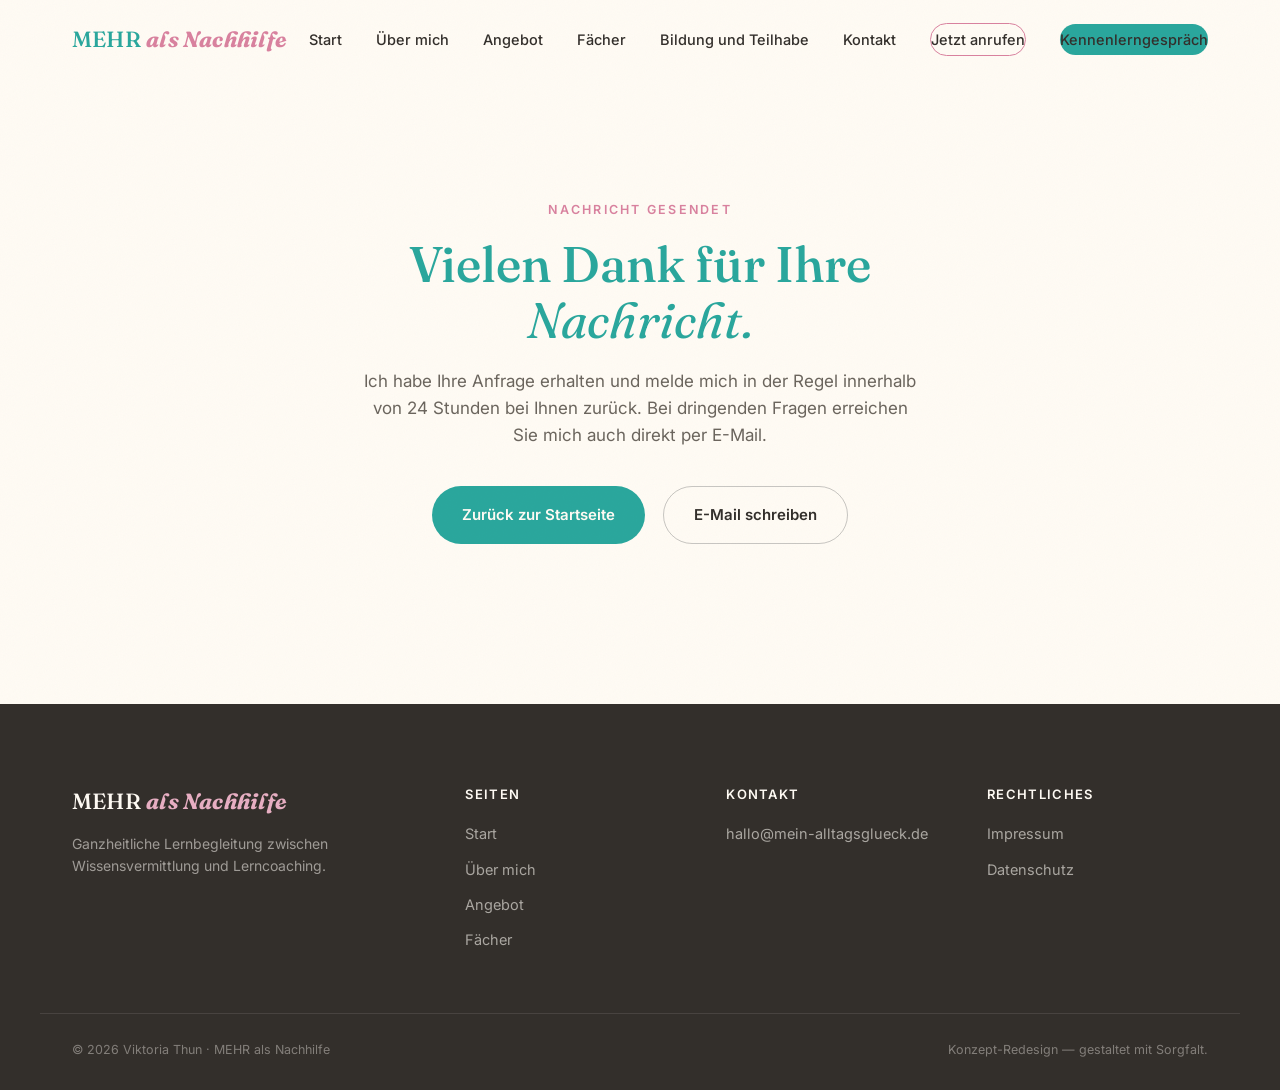
<file: danke.html>
<!DOCTYPE html>
<html lang="de">
<head>
<meta charset="UTF-8">
<meta name="viewport" content="width=device-width, initial-scale=1.0">
<title>Vielen Dank — MEHR als Nachhilfe | Viktoria Thun</title>
<meta name="description" content="Vielen Dank für Ihre Nachricht — ich melde mich schnellstmöglich bei Ihnen.">
<meta name="robots" content="noindex">
<link rel="canonical" href="https://mehr-als-nachhilfe.de/danke.html">
<link rel="icon" type="image/svg+xml" href="data:image/svg+xml,%3Csvg xmlns='http://www.w3.org/2000/svg' viewBox='0 0 64 64'%3E%3Crect width='64' height='64' rx='14' fill='%232AA79D'/%3E%3Ctext x='32' y='45' font-family='Georgia,serif' font-style='italic' font-weight='700' font-size='36' fill='%23FFFBF4' text-anchor='middle'%3EM%3C/text%3E%3C/svg%3E">
<link rel="preconnect" href="https://fonts.googleapis.com">
<link rel="preconnect" href="https://fonts.gstatic.com" crossorigin>
<link href="https://fonts.googleapis.com/css2?family=Fraunces:ital,opsz,wght@0,9..144,300;0,9..144,400;0,9..144,500;0,9..144,600;1,9..144,400&family=Inter:wght@300;400;500;600;700&display=swap" rel="stylesheet">
<link rel="stylesheet" href="css/style.css">
</head>
<body>

<div class="grain"></div>

<header class="site-header" id="siteHeader">
  <div class="container header-inner">
    <a href="index.html#top" class="logo">MEHR <em>als Nachhilfe</em></a>
    <nav class="main-nav" id="mainNav">
      <a href="index.html#top">Start</a>
      <a href="index.html#ueber-mich">Über mich</a>
      <a href="index.html#konzept">Angebot</a>
      <a href="faecher.html">Fächer</a>
      <a href="index.html#bildung-teilhabe">Bildung und Teilhabe</a>
      <a href="index.html#kontakt">Kontakt</a>
      <a href="tel:+4917680288177" class="nav-call">Jetzt anrufen</a>
      <a href="index.html#kontakt" class="nav-cta">Kennenlerngespräch</a>
    </nav>
    <button class="burger" id="burger" aria-label="Menü öffnen">
      <span></span><span></span><span></span>
    </button>
  </div>
</header>

<main>
  <section class="thankyou">
    <div class="container thankyou-inner">
      <p class="eyebrow center">Nachricht gesendet</p>
      <h1 class="section-title center">Vielen Dank für Ihre <span class="italic">Nachricht.</span></h1>
      <p class="section-lead center">
        Ich habe Ihre Anfrage erhalten und melde mich in der Regel innerhalb von
        24 Stunden bei Ihnen zurück. Bei dringenden Fragen erreichen Sie mich auch
        direkt per E-Mail.
      </p>
      <div class="thankyou-actions">
        <a href="index.html#top" class="btn btn-primary magnetic"><span>Zurück zur Startseite</span></a>
        <a href="mailto:hallo@mein-alltagsglueck.de" class="btn btn-ghost magnetic"><span>E-Mail schreiben</span></a>
      </div>
    </div>
  </section>
</main>

<footer class="site-footer">
  <div class="container footer-inner">
    <div class="footer-brand">
      <a href="index.html#top" class="logo">MEHR <em>als Nachhilfe</em></a>
      <p>Ganzheitliche Lernbegleitung zwischen Wissensvermittlung und Lerncoaching.</p>
    </div>
    <div class="footer-col">
      <h4>Seiten</h4>
      <a href="index.html#top">Start</a>
      <a href="index.html#ueber-mich">Über mich</a>
      <a href="index.html#konzept">Angebot</a>
      <a href="faecher.html">Fächer</a>
    </div>
    <div class="footer-col">
      <h4>Kontakt</h4>
      <a href="mailto:hallo@mein-alltagsglueck.de">hallo@mein-alltagsglueck.de</a>
    </div>
    <div class="footer-col">
      <h4>Rechtliches</h4>
      <a href="impressum.html">Impressum</a>
      <a href="datenschutz.html">Datenschutz</a>
    </div>
  </div>
  <div class="container footer-bottom">
    <span>© 2026 Viktoria Thun · MEHR als Nachhilfe</span>
    <span>Konzept-Redesign — gestaltet mit Sorgfalt.</span>
  </div>
</footer>

<script src="js/script.js"></script>
</body>
</html>
</file>
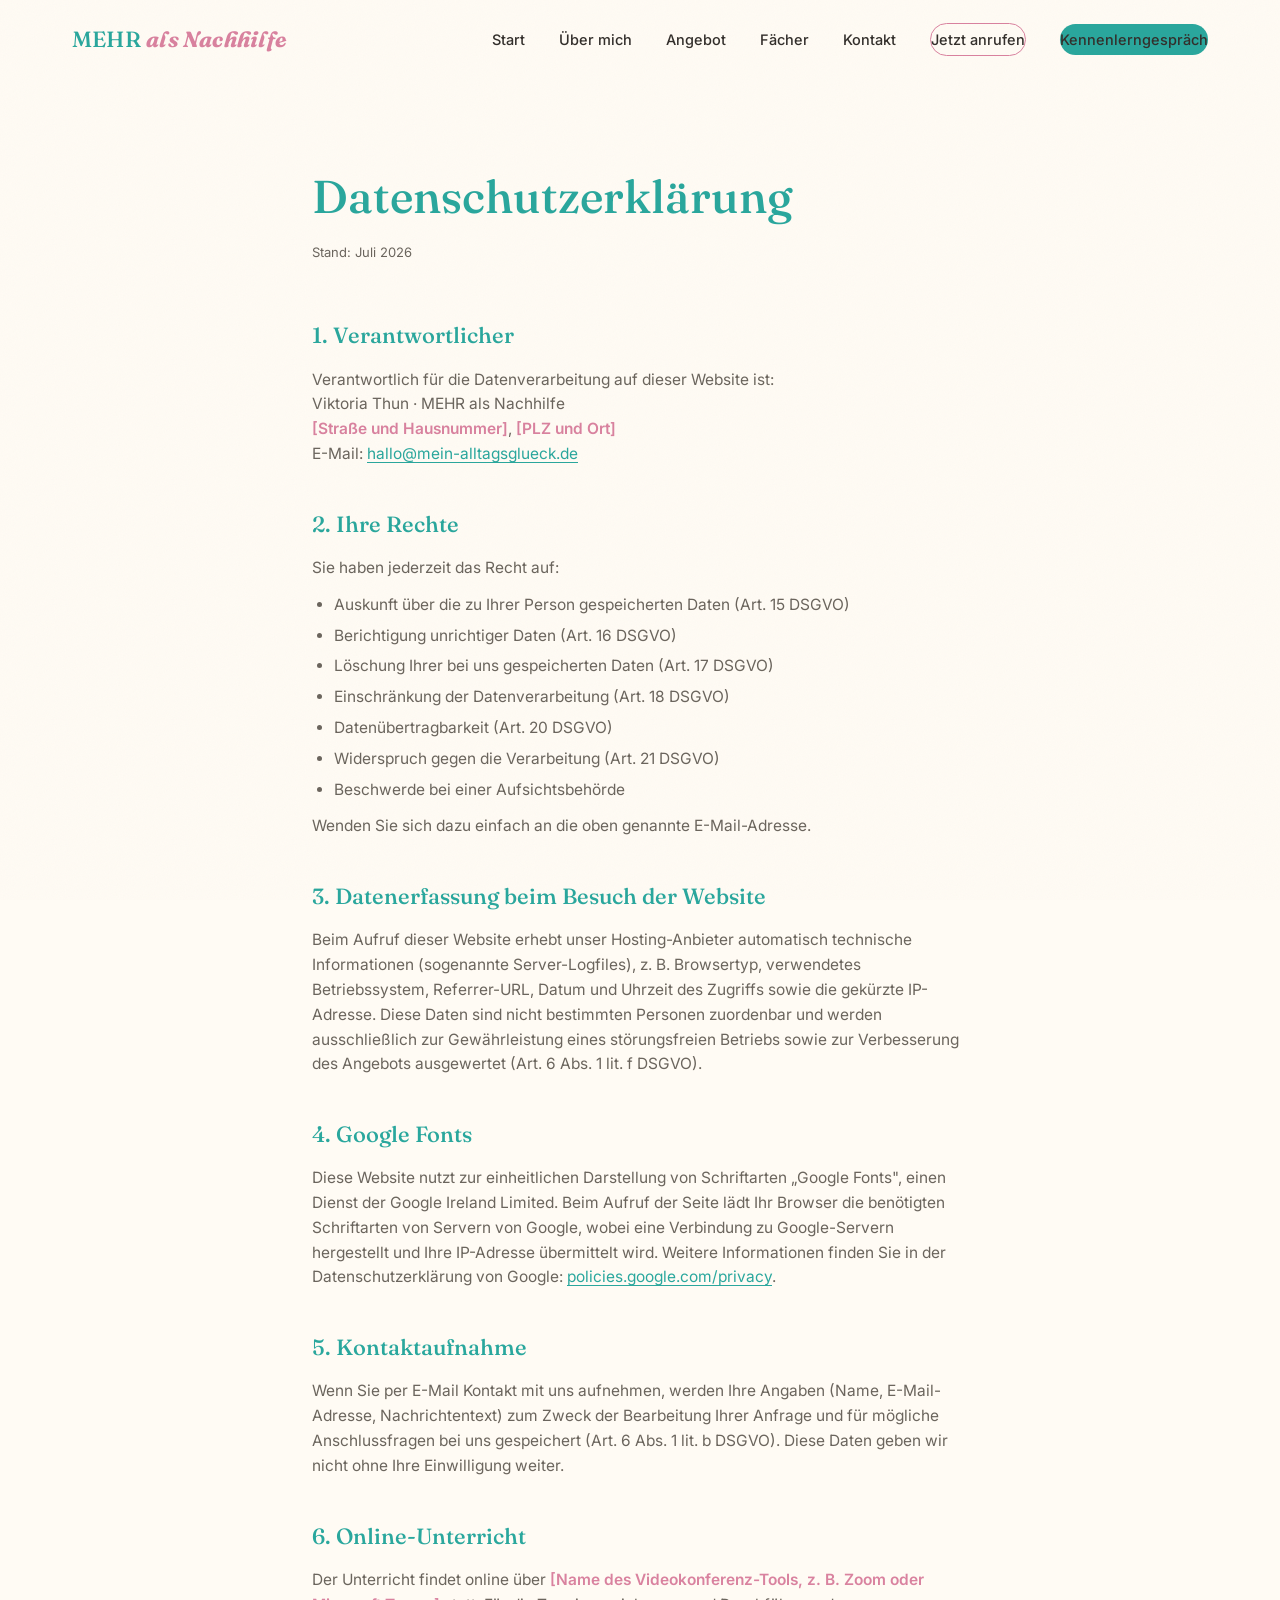
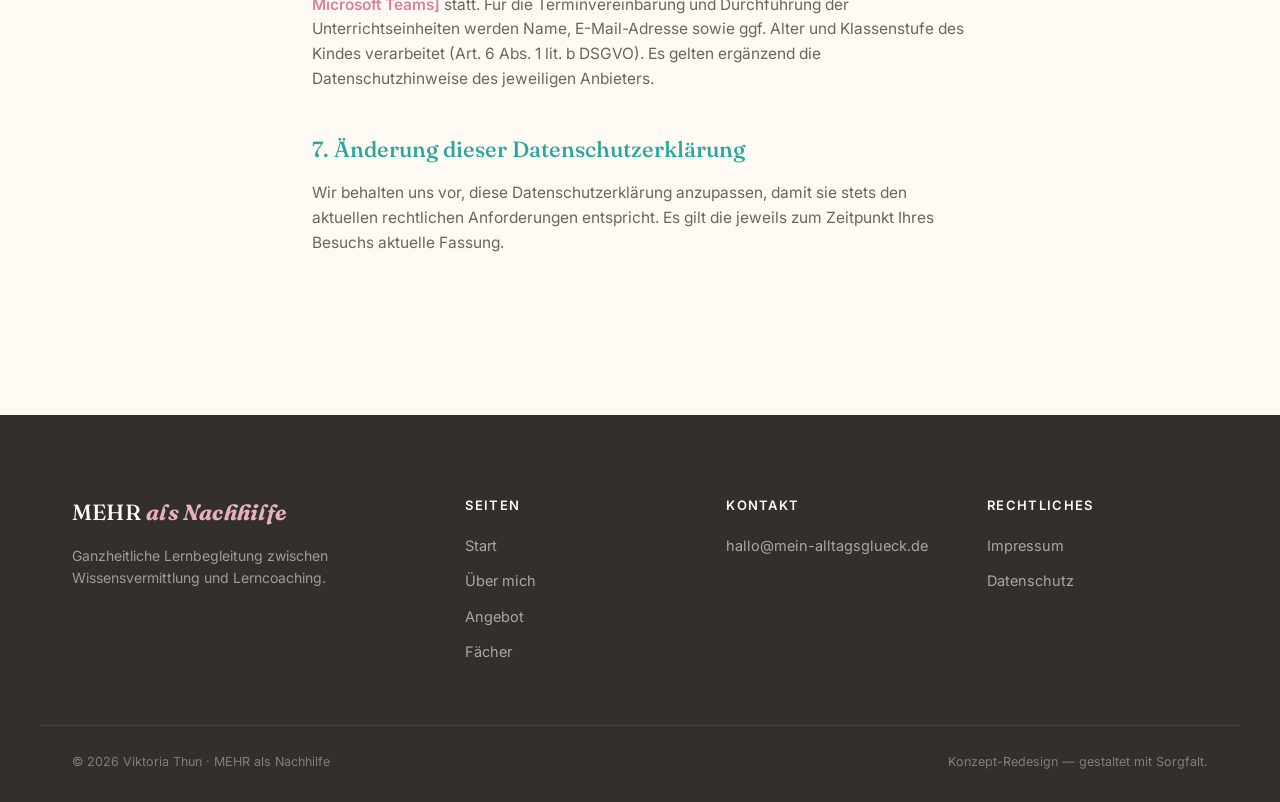
<file: datenschutz.html>
<!DOCTYPE html>
<html lang="de">
<head>
<meta charset="UTF-8">
<meta name="viewport" content="width=device-width, initial-scale=1.0">
<title>Datenschutz — MEHR als Nachhilfe | Viktoria Thun</title>
<meta name="description" content="Datenschutzerklärung von MEHR als Nachhilfe, Viktoria Thun.">
<meta name="robots" content="noindex">
<link rel="canonical" href="https://mehr-als-nachhilfe.de/datenschutz.html">
<link rel="icon" type="image/svg+xml" href="data:image/svg+xml,%3Csvg xmlns='http://www.w3.org/2000/svg' viewBox='0 0 64 64'%3E%3Crect width='64' height='64' rx='14' fill='%232AA79D'/%3E%3Ctext x='32' y='45' font-family='Georgia,serif' font-style='italic' font-weight='700' font-size='36' fill='%23FFFBF4' text-anchor='middle'%3EM%3C/text%3E%3C/svg%3E">
<link rel="preconnect" href="https://fonts.googleapis.com">
<link rel="preconnect" href="https://fonts.gstatic.com" crossorigin>
<link href="https://fonts.googleapis.com/css2?family=Fraunces:ital,opsz,wght@0,9..144,300;0,9..144,400;0,9..144,500;0,9..144,600;1,9..144,400&family=Inter:wght@300;400;500;600;700&display=swap" rel="stylesheet">
<link rel="stylesheet" href="css/style.css">
</head>
<body>

<div class="grain"></div>

<header class="site-header" id="siteHeader">
  <div class="container header-inner">
    <a href="index.html#top" class="logo">MEHR <em>als Nachhilfe</em></a>
    <nav class="main-nav" id="mainNav">
      <a href="index.html#top">Start</a>
      <a href="index.html#ueber-mich">Über mich</a>
      <a href="index.html#konzept">Angebot</a>
      <a href="faecher.html">Fächer</a>
      <a href="index.html#kontakt">Kontakt</a>
      <a href="tel:+4917680288177" class="nav-call">Jetzt anrufen</a>
      <a href="index.html#kontakt" class="nav-cta">Kennenlerngespräch</a>
    </nav>
    <button class="burger" id="burger" aria-label="Menü öffnen">
      <span></span><span></span><span></span>
    </button>
  </div>
</header>

<main>
  <section class="legal">
    <div class="container legal-inner">
      <h1>Datenschutzerklärung</h1>
      <p class="legal-updated">Stand: Juli 2026</p>

      <div class="legal-block">
        <h2>1. Verantwortlicher</h2>
        <p>
          Verantwortlich für die Datenverarbeitung auf dieser Website ist:<br>
          Viktoria Thun · MEHR als Nachhilfe<br>
          <span class="legal-placeholder">[Straße und Hausnummer]</span>, <span class="legal-placeholder">[PLZ und Ort]</span><br>
          E-Mail: <a href="mailto:hallo@mein-alltagsglueck.de">hallo@mein-alltagsglueck.de</a>
        </p>
      </div>

      <div class="legal-block">
        <h2>2. Ihre Rechte</h2>
        <p>Sie haben jederzeit das Recht auf:</p>
        <ul>
          <li>Auskunft über die zu Ihrer Person gespeicherten Daten (Art. 15 DSGVO)</li>
          <li>Berichtigung unrichtiger Daten (Art. 16 DSGVO)</li>
          <li>Löschung Ihrer bei uns gespeicherten Daten (Art. 17 DSGVO)</li>
          <li>Einschränkung der Datenverarbeitung (Art. 18 DSGVO)</li>
          <li>Datenübertragbarkeit (Art. 20 DSGVO)</li>
          <li>Widerspruch gegen die Verarbeitung (Art. 21 DSGVO)</li>
          <li>Beschwerde bei einer Aufsichtsbehörde</li>
        </ul>
        <p>Wenden Sie sich dazu einfach an die oben genannte E-Mail-Adresse.</p>
      </div>

      <div class="legal-block">
        <h2>3. Datenerfassung beim Besuch der Website</h2>
        <p>
          Beim Aufruf dieser Website erhebt unser Hosting-Anbieter automatisch technische
          Informationen (sogenannte Server-Logfiles), z. B. Browsertyp, verwendetes Betriebssystem,
          Referrer-URL, Datum und Uhrzeit des Zugriffs sowie die gekürzte IP-Adresse. Diese Daten
          sind nicht bestimmten Personen zuordenbar und werden ausschließlich zur Gewährleistung
          eines störungsfreien Betriebs sowie zur Verbesserung des Angebots ausgewertet
          (Art. 6 Abs. 1 lit. f DSGVO).
        </p>
      </div>

      <div class="legal-block">
        <h2>4. Google Fonts</h2>
        <p>
          Diese Website nutzt zur einheitlichen Darstellung von Schriftarten „Google Fonts", einen
          Dienst der Google Ireland Limited. Beim Aufruf der Seite lädt Ihr Browser die benötigten
          Schriftarten von Servern von Google, wobei eine Verbindung zu Google-Servern hergestellt
          und Ihre IP-Adresse übermittelt wird. Weitere Informationen finden Sie in der
          Datenschutzerklärung von Google:
          <a href="https://policies.google.com/privacy" target="_blank" rel="noopener">policies.google.com/privacy</a>.
        </p>
      </div>

      <div class="legal-block">
        <h2>5. Kontaktaufnahme</h2>
        <p>
          Wenn Sie per E-Mail Kontakt mit uns aufnehmen, werden Ihre Angaben (Name, E-Mail-Adresse,
          Nachrichtentext) zum Zweck der Bearbeitung Ihrer Anfrage und für mögliche Anschlussfragen
          bei uns gespeichert (Art. 6 Abs. 1 lit. b DSGVO). Diese Daten geben wir nicht ohne Ihre
          Einwilligung weiter.
        </p>
      </div>

      <div class="legal-block">
        <h2>6. Online-Unterricht</h2>
        <p>
          Der Unterricht findet online über <span class="legal-placeholder">[Name des Videokonferenz-Tools, z. B. Zoom oder Microsoft Teams]</span>
          statt. Für die Terminvereinbarung und Durchführung der Unterrichtseinheiten werden Name,
          E-Mail-Adresse sowie ggf. Alter und Klassenstufe des Kindes verarbeitet
          (Art. 6 Abs. 1 lit. b DSGVO). Es gelten ergänzend die Datenschutzhinweise des jeweiligen
          Anbieters.
        </p>
      </div>

      <div class="legal-block">
        <h2>7. Änderung dieser Datenschutzerklärung</h2>
        <p>
          Wir behalten uns vor, diese Datenschutzerklärung anzupassen, damit sie stets den
          aktuellen rechtlichen Anforderungen entspricht. Es gilt die jeweils zum Zeitpunkt Ihres
          Besuchs aktuelle Fassung.
        </p>
      </div>
    </div>
  </section>
</main>

<footer class="site-footer">
  <div class="container footer-inner">
    <div class="footer-brand">
      <a href="index.html#top" class="logo">MEHR <em>als Nachhilfe</em></a>
      <p>Ganzheitliche Lernbegleitung zwischen Wissensvermittlung und Lerncoaching.</p>
    </div>
    <div class="footer-col">
      <h4>Seiten</h4>
      <a href="index.html#top">Start</a>
      <a href="index.html#ueber-mich">Über mich</a>
      <a href="index.html#konzept">Angebot</a>
      <a href="faecher.html">Fächer</a>
    </div>
    <div class="footer-col">
      <h4>Kontakt</h4>
      <a href="mailto:hallo@mein-alltagsglueck.de">hallo@mein-alltagsglueck.de</a>
    </div>
    <div class="footer-col">
      <h4>Rechtliches</h4>
      <a href="impressum.html">Impressum</a>
      <a href="datenschutz.html">Datenschutz</a>
    </div>
  </div>
  <div class="container footer-bottom">
    <span>© 2026 Viktoria Thun · MEHR als Nachhilfe</span>
    <span>Konzept-Redesign — gestaltet mit Sorgfalt.</span>
  </div>
</footer>

<script src="js/script.js"></script>
</body>
</html>
</file>
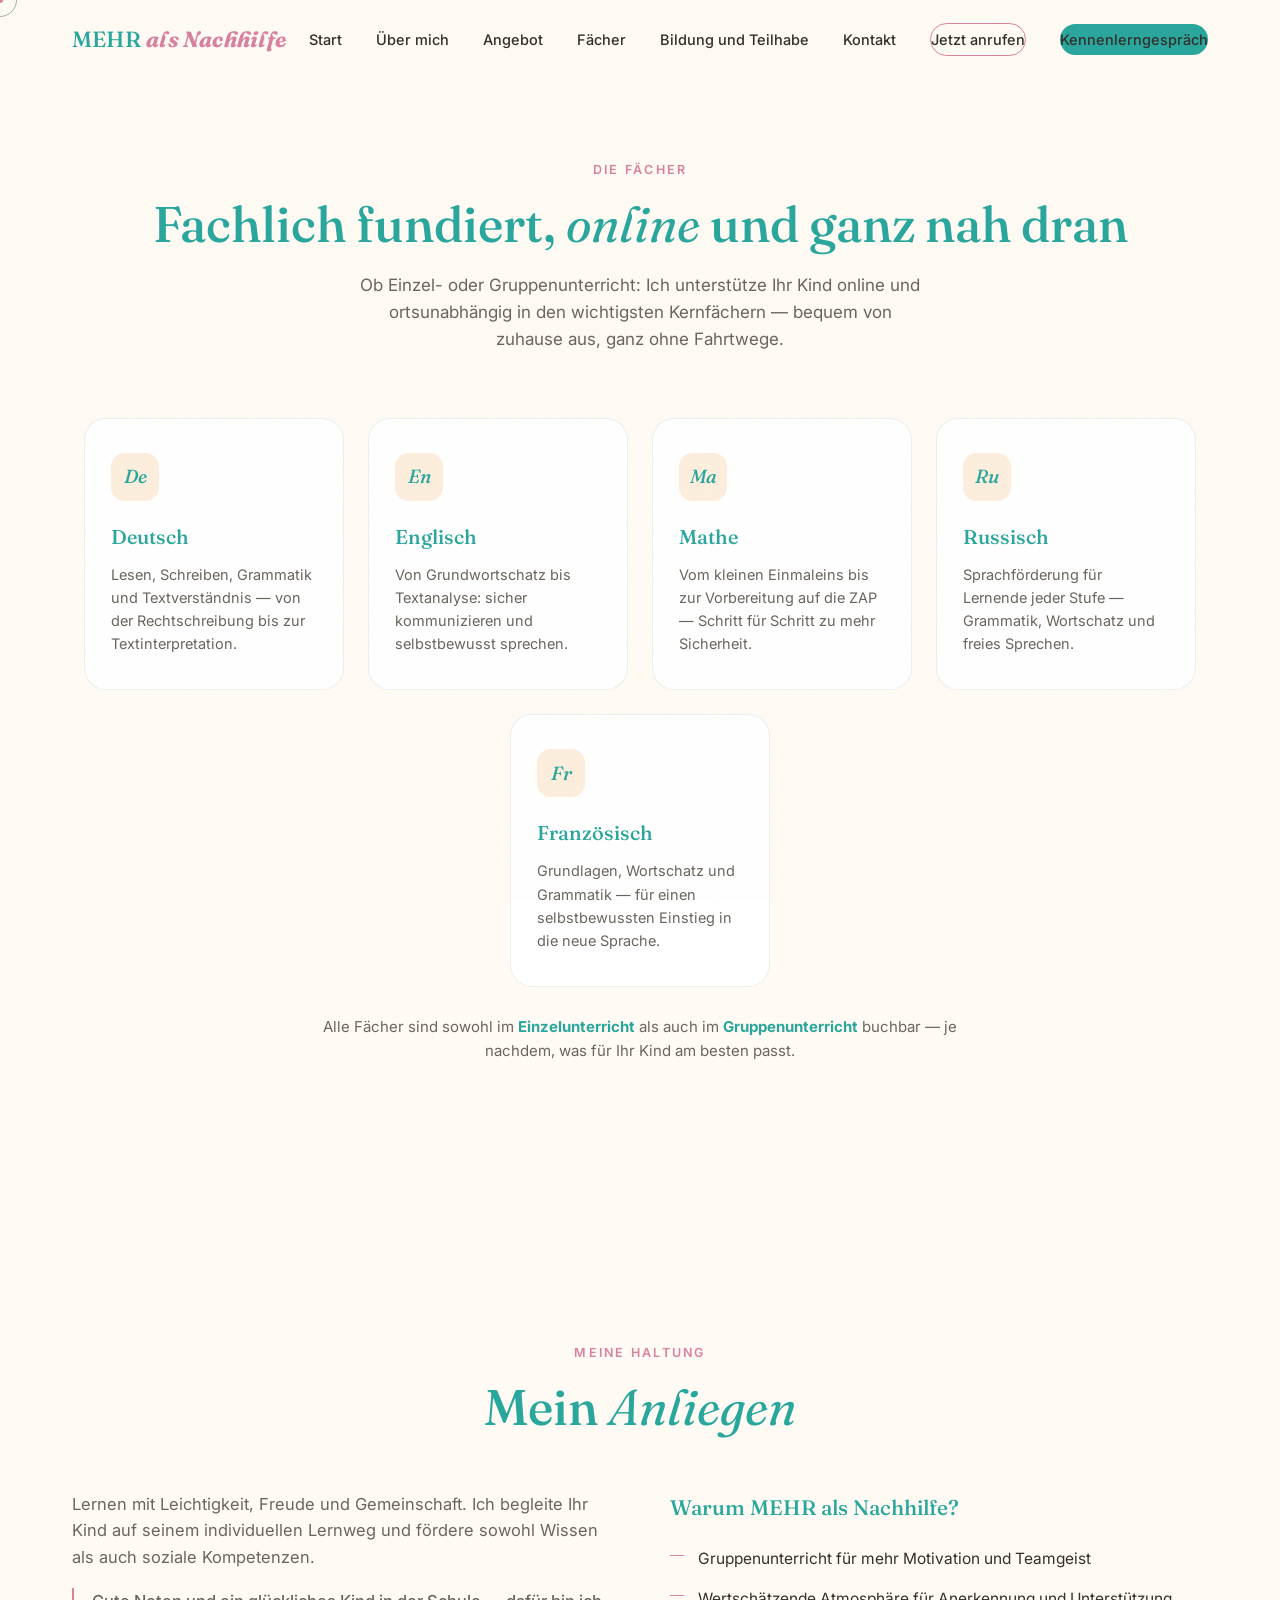
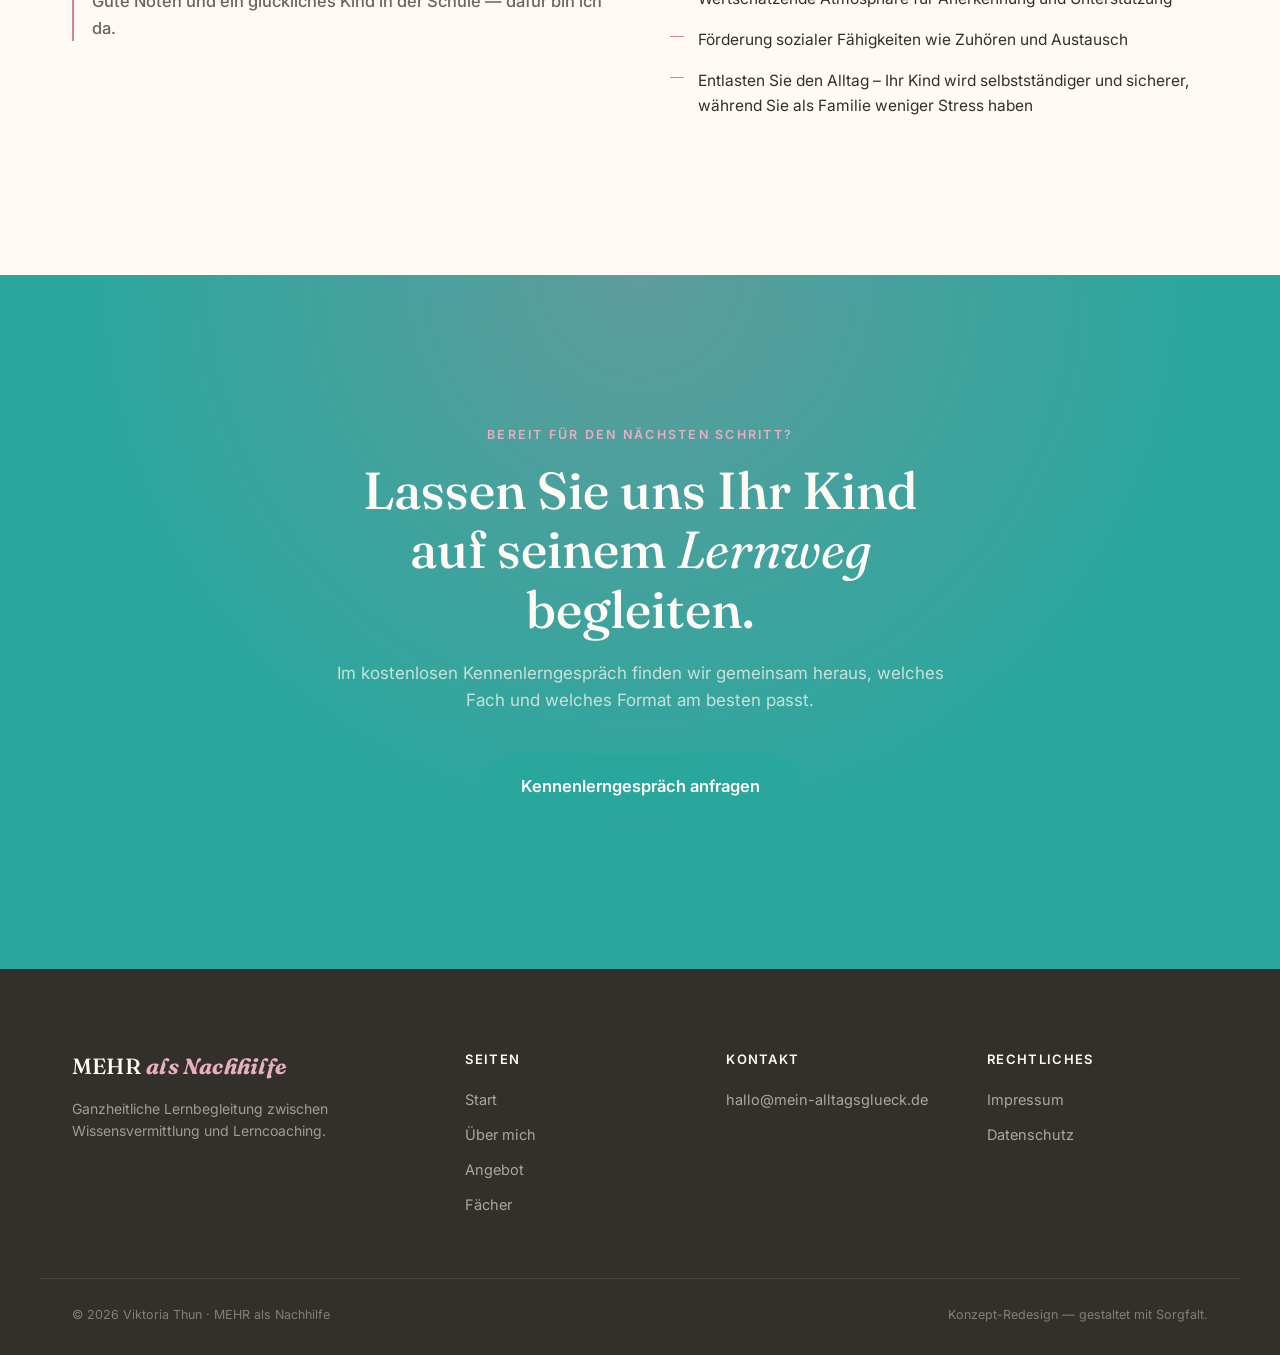
<file: faecher.html>
<!DOCTYPE html>
<html lang="de">
<head>
<meta charset="UTF-8">
<meta name="viewport" content="width=device-width, initial-scale=1.0">
<title>Fächer – Online-Nachhilfe in Deutsch, Englisch, Mathe & mehr | MEHR als Nachhilfe</title>
<meta name="description" content="Online-Nachhilfe in Deutsch, Englisch, Russisch, Französisch und Mathe — im Einzel- oder Gruppenunterricht, ganz bequem von zuhause aus.">
<meta name="robots" content="index, follow">
<link rel="canonical" href="https://mehr-als-nachhilfe.de/faecher.html">
<link rel="icon" type="image/svg+xml" href="data:image/svg+xml,%3Csvg xmlns='http://www.w3.org/2000/svg' viewBox='0 0 64 64'%3E%3Crect width='64' height='64' rx='14' fill='%232AA79D'/%3E%3Ctext x='32' y='45' font-family='Georgia,serif' font-style='italic' font-weight='700' font-size='36' fill='%23FFFBF4' text-anchor='middle'%3EM%3C/text%3E%3C/svg%3E">

<meta property="og:type" content="website">
<meta property="og:site_name" content="MEHR als Nachhilfe">
<meta property="og:locale" content="de_DE">
<meta property="og:title" content="Fächer – Online-Nachhilfe in Deutsch, Englisch, Mathe & mehr">
<meta property="og:description" content="Online-Nachhilfe in Deutsch, Englisch, Russisch, Französisch und Mathe — im Einzel- oder Gruppenunterricht, ganz bequem von zuhause aus.">
<meta property="og:url" content="https://mehr-als-nachhilfe.de/faecher.html">
<meta property="og:image" content="https://mehr-als-nachhilfe.de/assets/viktoria-mit-kind.jpg">
<meta name="twitter:card" content="summary_large_image">
<meta name="twitter:title" content="Fächer – Online-Nachhilfe in Deutsch, Englisch, Mathe & mehr">
<meta name="twitter:description" content="Online-Nachhilfe in Deutsch, Englisch, Russisch, Französisch und Mathe — im Einzel- oder Gruppenunterricht, ganz bequem von zuhause aus.">
<meta name="twitter:image" content="https://mehr-als-nachhilfe.de/assets/viktoria-mit-kind.jpg">

<link rel="preconnect" href="https://fonts.googleapis.com">
<link rel="preconnect" href="https://fonts.gstatic.com" crossorigin>
<link href="https://fonts.googleapis.com/css2?family=Fraunces:ital,opsz,wght@0,9..144,300;0,9..144,400;0,9..144,500;0,9..144,600;1,9..144,400&family=Inter:wght@300;400;500;600;700&display=swap" rel="stylesheet">
<link rel="stylesheet" href="css/style.css">
</head>
<body>

<div class="cursor-dot"></div>
<div class="cursor-ring"></div>
<div class="grain"></div>

<header class="site-header" id="siteHeader">
  <div class="container header-inner">
    <a href="index.html#top" class="logo">MEHR <em>als Nachhilfe</em></a>
    <nav class="main-nav" id="mainNav">
      <a href="index.html#top">Start</a>
      <a href="index.html#ueber-mich">Über mich</a>
      <a href="index.html#konzept">Angebot</a>
      <a href="faecher.html">Fächer</a>
      <a href="index.html#bildung-teilhabe">Bildung und Teilhabe</a>
      <a href="index.html#kontakt">Kontakt</a>
      <a href="tel:+4917680288177" class="nav-call">Jetzt anrufen</a>
      <a href="index.html#kontakt" class="nav-cta">Kennenlerngespräch</a>
    </nav>
    <button class="burger" id="burger" aria-label="Menü öffnen">
      <span></span><span></span><span></span>
    </button>
  </div>
</header>

<main id="top">

  <!-- INTRO -->
  <section class="offers" style="padding-top:160px;">
    <div class="container">
      <p class="eyebrow center reveal">Die Fächer</p>
      <h1 class="section-title center reveal">Fachlich fundiert, <span class="italic">online</span> und ganz nah dran</h1>
      <p class="section-lead center reveal">
        Ob Einzel- oder Gruppenunterricht: Ich unterstütze Ihr Kind online und ortsunabhängig
        in den wichtigsten Kernfächern — bequem von zuhause aus, ganz ohne Fahrtwege.
      </p>

      <div class="subject-grid">
        <article class="subject-card reveal" data-tilt>
          <div class="subject-flag">De</div>
          <h3>Deutsch</h3>
          <p>Lesen, Schreiben, Grammatik und Textverständnis — von der Rechtschreibung bis zur Textinterpretation.</p>
        </article>

        <article class="subject-card reveal" data-tilt>
          <div class="subject-flag">En</div>
          <h3>Englisch</h3>
          <p>Von Grundwortschatz bis Textanalyse: sicher kommunizieren und selbstbewusst sprechen.</p>
        </article>

        <article class="subject-card reveal" data-tilt>
          <div class="subject-flag">Ma</div>
          <h3>Mathe</h3>
          <p>Vom kleinen Einmaleins bis zur Vorbereitung auf die ZAP — Schritt für Schritt zu mehr Sicherheit.</p>
        </article>

        <article class="subject-card reveal" data-tilt>
          <div class="subject-flag">Ru</div>
          <h3>Russisch</h3>
          <p>Sprachförderung für Lernende jeder Stufe — Grammatik, Wortschatz und freies Sprechen.</p>
        </article>

        <article class="subject-card reveal" data-tilt>
          <div class="subject-flag">Fr</div>
          <h3>Französisch</h3>
          <p>Grundlagen, Wortschatz und Grammatik — für einen selbstbewussten Einstieg in die neue Sprache.</p>
        </article>
      </div>

      <p class="format-note reveal">
        Alle Fächer sind sowohl im <strong>Einzelunterricht</strong> als auch im
        <strong>Gruppenunterricht</strong> buchbar — je nachdem, was für Ihr Kind am besten passt.
      </p>
    </div>
  </section>

  <!-- MEIN ANLIEGEN -->
  <section class="anliegen" id="anliegen">
    <div class="container">
      <p class="eyebrow center reveal">Meine Haltung</p>
      <h2 class="section-title center reveal">Mein <span class="italic">Anliegen</span></h2>

      <div class="anliegen-grid">
        <div class="anliegen-text reveal">
          <p>
            Lernen mit Leichtigkeit, Freude und Gemeinschaft. Ich begleite Ihr Kind auf seinem
            individuellen Lernweg und fördere sowohl Wissen als auch soziale Kompetenzen.
          </p>
          <p class="anliegen-note">
            Gute Noten und ein glückliches Kind in der Schule — dafür bin ich da.
          </p>
        </div>
        <div class="anliegen-warum reveal">
          <h3 class="warum-title">Warum MEHR als Nachhilfe?</h3>
          <ul class="warum-list">
            <li>Gruppenunterricht für mehr Motivation und Teamgeist</li>
            <li>Wertschätzende Atmosphäre für Anerkennung und Unterstützung</li>
            <li>Förderung sozialer Fähigkeiten wie Zuhören und Austausch</li>
            <li>Entlasten Sie den Alltag – Ihr Kind wird selbstständiger und sicherer, während Sie als Familie weniger Stress haben</li>
          </ul>
        </div>
      </div>
    </div>
  </section>

  <!-- FINAL CTA -->
  <section class="final-cta" id="kontakt">
    <div class="final-cta-bg"></div>
    <div class="container final-cta-inner reveal">
      <p class="eyebrow eyebrow-light">Bereit für den nächsten Schritt?</p>
      <h2>Lassen Sie uns Ihr Kind auf seinem <span class="italic">Lernweg</span> begleiten.</h2>
      <p class="final-cta-sub">Im kostenlosen Kennenlerngespräch finden wir gemeinsam heraus, welches Fach und welches Format am besten passt.</p>
      <a href="mailto:hallo@mein-alltagsglueck.de" class="btn btn-primary btn-lg magnetic"><span>Kennenlerngespräch anfragen</span></a>
    </div>
  </section>

</main>

<footer class="site-footer">
  <div class="container footer-inner">
    <div class="footer-brand">
      <a href="index.html#top" class="logo">MEHR <em>als Nachhilfe</em></a>
      <p>Ganzheitliche Lernbegleitung zwischen Wissensvermittlung und Lerncoaching.</p>
    </div>
    <div class="footer-col">
      <h4>Seiten</h4>
      <a href="index.html#top">Start</a>
      <a href="index.html#ueber-mich">Über mich</a>
      <a href="index.html#konzept">Angebot</a>
      <a href="faecher.html">Fächer</a>
    </div>
    <div class="footer-col">
      <h4>Kontakt</h4>
      <a href="mailto:hallo@mein-alltagsglueck.de">hallo@mein-alltagsglueck.de</a>
    </div>
    <div class="footer-col">
      <h4>Rechtliches</h4>
      <a href="impressum.html">Impressum</a>
      <a href="datenschutz.html">Datenschutz</a>
    </div>
  </div>
  <div class="container footer-bottom">
    <span>© 2026 Viktoria Thun · MEHR als Nachhilfe</span>
    <span>Konzept-Redesign — gestaltet mit Sorgfalt.</span>
  </div>
</footer>

<script src="js/script.js"></script>
</body>
</html>
</file>
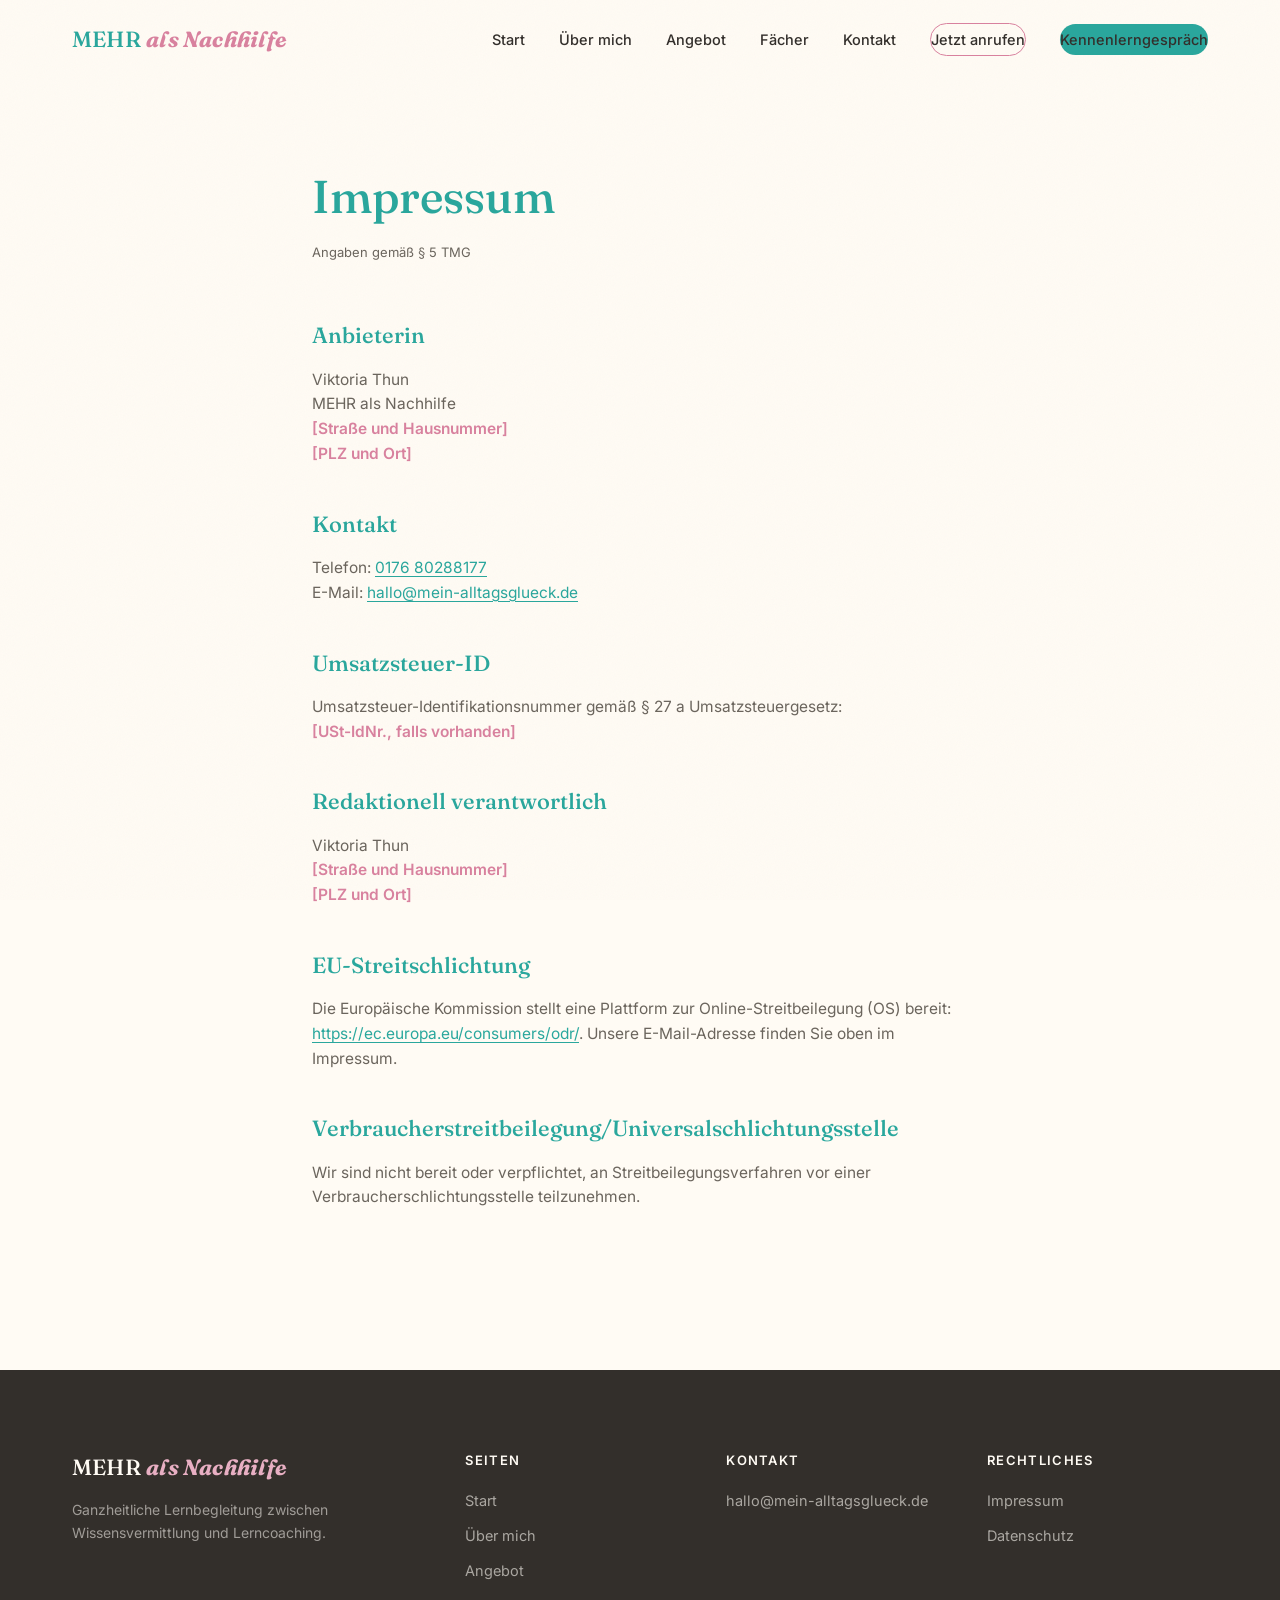
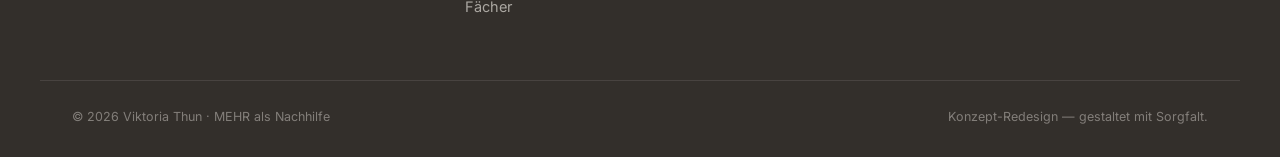
<file: impressum.html>
<!DOCTYPE html>
<html lang="de">
<head>
<meta charset="UTF-8">
<meta name="viewport" content="width=device-width, initial-scale=1.0">
<title>Impressum — MEHR als Nachhilfe | Viktoria Thun</title>
<meta name="description" content="Impressum von MEHR als Nachhilfe, Viktoria Thun.">
<meta name="robots" content="noindex">
<link rel="canonical" href="https://mehr-als-nachhilfe.de/impressum.html">
<link rel="icon" type="image/svg+xml" href="data:image/svg+xml,%3Csvg xmlns='http://www.w3.org/2000/svg' viewBox='0 0 64 64'%3E%3Crect width='64' height='64' rx='14' fill='%232AA79D'/%3E%3Ctext x='32' y='45' font-family='Georgia,serif' font-style='italic' font-weight='700' font-size='36' fill='%23FFFBF4' text-anchor='middle'%3EM%3C/text%3E%3C/svg%3E">
<link rel="preconnect" href="https://fonts.googleapis.com">
<link rel="preconnect" href="https://fonts.gstatic.com" crossorigin>
<link href="https://fonts.googleapis.com/css2?family=Fraunces:ital,opsz,wght@0,9..144,300;0,9..144,400;0,9..144,500;0,9..144,600;1,9..144,400&family=Inter:wght@300;400;500;600;700&display=swap" rel="stylesheet">
<link rel="stylesheet" href="css/style.css">
</head>
<body>

<div class="grain"></div>

<header class="site-header" id="siteHeader">
  <div class="container header-inner">
    <a href="index.html#top" class="logo">MEHR <em>als Nachhilfe</em></a>
    <nav class="main-nav" id="mainNav">
      <a href="index.html#top">Start</a>
      <a href="index.html#ueber-mich">Über mich</a>
      <a href="index.html#konzept">Angebot</a>
      <a href="faecher.html">Fächer</a>
      <a href="index.html#kontakt">Kontakt</a>
      <a href="tel:+4917680288177" class="nav-call">Jetzt anrufen</a>
      <a href="index.html#kontakt" class="nav-cta">Kennenlerngespräch</a>
    </nav>
    <button class="burger" id="burger" aria-label="Menü öffnen">
      <span></span><span></span><span></span>
    </button>
  </div>
</header>

<main>
  <section class="legal">
    <div class="container legal-inner">
      <h1>Impressum</h1>
      <p class="legal-updated">Angaben gemäß § 5 TMG</p>

      <div class="legal-block">
        <h2>Anbieterin</h2>
        <p>
          Viktoria Thun<br>
          MEHR als Nachhilfe<br>
          <span class="legal-placeholder">[Straße und Hausnummer]</span><br>
          <span class="legal-placeholder">[PLZ und Ort]</span>
        </p>
      </div>

      <div class="legal-block">
        <h2>Kontakt</h2>
        <p>
          Telefon: <a href="tel:+4917680288177">0176 80288177</a><br>
          E-Mail: <a href="mailto:hallo@mein-alltagsglueck.de">hallo@mein-alltagsglueck.de</a>
        </p>
      </div>

      <div class="legal-block">
        <h2>Umsatzsteuer-ID</h2>
        <p>
          Umsatzsteuer-Identifikationsnummer gemäß § 27 a Umsatzsteuergesetz:<br>
          <span class="legal-placeholder">[USt-IdNr., falls vorhanden]</span>
        </p>
      </div>

      <div class="legal-block">
        <h2>Redaktionell verantwortlich</h2>
        <p>
          Viktoria Thun<br>
          <span class="legal-placeholder">[Straße und Hausnummer]</span><br>
          <span class="legal-placeholder">[PLZ und Ort]</span>
        </p>
      </div>

      <div class="legal-block">
        <h2>EU-Streitschlichtung</h2>
        <p>
          Die Europäische Kommission stellt eine Plattform zur Online-Streitbeilegung (OS) bereit:
          <a href="https://ec.europa.eu/consumers/odr/" target="_blank" rel="noopener">https://ec.europa.eu/consumers/odr/</a>.
          Unsere E-Mail-Adresse finden Sie oben im Impressum.
        </p>
      </div>

      <div class="legal-block">
        <h2>Verbraucherstreitbeilegung/Universalschlichtungsstelle</h2>
        <p>
          Wir sind nicht bereit oder verpflichtet, an Streitbeilegungsverfahren vor einer
          Verbraucherschlichtungsstelle teilzunehmen.
        </p>
      </div>
    </div>
  </section>
</main>

<footer class="site-footer">
  <div class="container footer-inner">
    <div class="footer-brand">
      <a href="index.html#top" class="logo">MEHR <em>als Nachhilfe</em></a>
      <p>Ganzheitliche Lernbegleitung zwischen Wissensvermittlung und Lerncoaching.</p>
    </div>
    <div class="footer-col">
      <h4>Seiten</h4>
      <a href="index.html#top">Start</a>
      <a href="index.html#ueber-mich">Über mich</a>
      <a href="index.html#konzept">Angebot</a>
      <a href="faecher.html">Fächer</a>
    </div>
    <div class="footer-col">
      <h4>Kontakt</h4>
      <a href="mailto:hallo@mein-alltagsglueck.de">hallo@mein-alltagsglueck.de</a>
    </div>
    <div class="footer-col">
      <h4>Rechtliches</h4>
      <a href="impressum.html">Impressum</a>
      <a href="datenschutz.html">Datenschutz</a>
    </div>
  </div>
  <div class="container footer-bottom">
    <span>© 2026 Viktoria Thun · MEHR als Nachhilfe</span>
    <span>Konzept-Redesign — gestaltet mit Sorgfalt.</span>
  </div>
</footer>

<script src="js/script.js"></script>
</body>
</html>
</file>
<file: css/style.css>
/* ============ TOKENS ============ */
:root{
  --ivory:#FFFBF4;
  --ivory-alt:#FDEEDD;
  --ink:#332F2B;
  --ink-soft:#6B655D;
  --forest:#2AA79D;
  --forest-light:#6FCFC5;
  --terracotta:#D9829F;
  --terracotta-light:#E8AFC3;
  --gold:#FFC94D;
  --white:#FFFFFF;

  --font-serif:'Fraunces', serif;
  --font-sans:'Inter', sans-serif;

  --ease:cubic-bezier(.16,1,.3,1);
  --container:1200px;
}

*,*::before,*::after{box-sizing:border-box;}
html{scroll-behavior:smooth;}
body{
  margin:0;
  background:var(--ivory);
  color:var(--ink);
  font-family:var(--font-sans);
  font-size:16px;
  line-height:1.6;
  overflow-x:hidden;
  cursor:default;
}
img{max-width:100%;display:block;}
a{color:inherit;text-decoration:none;}
ul{margin:0;padding:0;list-style:none;}
.container{max-width:var(--container);margin:0 auto;padding:0 32px;}
.italic{font-family:var(--font-serif);font-style:italic;font-weight:400;}

/* ============ GRAIN OVERLAY ============ */
.grain{
  position:fixed;inset:0;pointer-events:none;z-index:9998;
  opacity:.035;mix-blend-mode:multiply;
  background-image:url("data:image/svg+xml,%3Csvg xmlns='http://www.w3.org/2000/svg' width='120' height='120'%3E%3Cfilter id='n'%3E%3CfeTurbulence type='fractalNoise' baseFrequency='0.9' numOctaves='2' stitchTiles='stitch'/%3E%3C/filter%3E%3Crect width='100%25' height='100%25' filter='url(%23n)'/%3E%3C/svg%3E");
}

/* ============ CUSTOM CURSOR ============ */
.cursor-dot,.cursor-ring{
  position:fixed;top:0;left:0;border-radius:50%;pointer-events:none;z-index:9999;
  transform:translate(-50%,-50%);
}
.cursor-dot{width:6px;height:6px;background:var(--terracotta);transition:opacity .2s;}
.cursor-ring{
  width:34px;height:34px;border:1px solid rgba(18,72,68,.4);
  transition:transform .15s var(--ease),opacity .2s,border-color .2s,width .2s,height .2s;
}
.cursor-ring.hovered{
  width:56px;height:56px;border-color:var(--terracotta);
  background:rgba(217,130,159,.08);
}
@media (hover:none), (pointer:coarse){
  .cursor-dot,.cursor-ring{display:none;}
}

/* ============ PRELOADER ============ */
.preloader{
  position:fixed;inset:0;z-index:10000;background:var(--forest);
  display:flex;align-items:center;justify-content:center;
  transition:transform .9s var(--ease),opacity .6s ease .3s;
}
.preloader.done{transform:translateY(-100%);opacity:0;pointer-events:none;}
.preloader-inner{text-align:center;color:var(--ivory);}
.preloader-mark{
  font-family:var(--font-serif);font-size:clamp(28px,5vw,44px);
  letter-spacing:.02em;font-style:italic;opacity:0;
  animation:fadeUp .8s var(--ease) .2s forwards;
}
.preloader-mark em{font-style:italic;font-weight:700;color:var(--terracotta);}
.preloader-bar{width:180px;height:1px;background:rgba(250,246,240,.2);margin:22px auto 0;overflow:hidden;}
.preloader-bar span{display:block;height:100%;width:0%;background:var(--terracotta);animation:loadbar 1.6s var(--ease) forwards;}
@keyframes loadbar{to{width:100%;}}
@keyframes fadeUp{from{opacity:0;transform:translateY(14px);}to{opacity:1;transform:translateY(0);}}

/* ============ REVEAL ANIMATION ============ */
.reveal{opacity:0;transform:translateY(28px);transition:opacity .8s var(--ease),transform .8s var(--ease);}
.reveal.in-view{opacity:1;transform:translateY(0);}

/* ============ HEADER ============ */
.site-header{
  position:fixed;top:0;left:0;right:0;z-index:500;
  padding:22px 0;transition:padding .4s var(--ease),background .4s var(--ease),box-shadow .4s var(--ease);
}
.site-header.scrolled{
  padding:12px 0;background:rgba(250,246,240,.75);backdrop-filter:blur(14px) saturate(160%);
  box-shadow:0 1px 0 rgba(18,72,68,.08);
}
.header-inner{display:flex;align-items:center;justify-content:space-between;}
.logo{font-family:var(--font-serif);font-size:22px;font-weight:500;color:var(--forest);letter-spacing:.01em;}
.logo em{font-style:italic;font-weight:700;color:var(--terracotta);}
.main-nav{display:flex;align-items:center;gap:34px;}
.main-nav a{
  position:relative;font-size:14.5px;font-weight:500;color:var(--ink);padding:4px 0;
}
.main-nav a:not(.nav-cta):not(.nav-call)::after{
  content:'';position:absolute;left:0;bottom:0;width:0;height:1px;background:var(--terracotta);
  transition:width .3s var(--ease);
}
.main-nav a:not(.nav-cta):not(.nav-call):hover::after{width:100%;}
.nav-cta{
  background:var(--forest);color:var(--ivory);padding:10px 20px;border-radius:100px;
  transition:background .3s var(--ease),transform .3s var(--ease);
}
.nav-cta:hover{background:var(--terracotta);transform:translateY(-2px);}
.nav-call{
  border:1.5px solid var(--terracotta);color:var(--terracotta);padding:8.5px 18px;border-radius:100px;
  transition:background .3s var(--ease),color .3s var(--ease),transform .3s var(--ease);
}
.nav-call:hover{background:var(--terracotta);color:var(--ivory);transform:translateY(-2px);}
.burger{display:none;flex-direction:column;gap:5px;background:none;border:none;cursor:pointer;padding:8px;}
.burger span{width:22px;height:2px;background:var(--forest);border-radius:2px;}

/* ============ BUTTONS ============ */
.btn{
  position:relative;display:inline-flex;align-items:center;justify-content:center;
  padding:16px 30px;border-radius:100px;font-size:15px;font-weight:600;
  overflow:hidden;isolation:isolate;transition:transform .3s var(--ease),box-shadow .3s var(--ease);
}
.btn span{position:relative;z-index:2;}
.btn-primary{background:var(--forest);color:var(--ivory);}
.btn-primary::before{
  content:'';position:absolute;inset:0;z-index:1;background:var(--terracotta);
  transform:translateX(-101%);transition:transform .45s var(--ease);
}
.btn-primary:hover::before{transform:translateX(0);}
.btn-primary:hover{box-shadow:0 12px 30px -8px rgba(18,72,68,.5);}
.btn-lg{padding:19px 40px;font-size:16.5px;}
.btn-ghost{border:1px solid rgba(38,42,46,.25);color:var(--ink);background:transparent;}
.btn-ghost:hover{border-color:var(--forest);background:var(--forest);color:var(--ivory);}
.btn-dark{background:var(--ink);color:var(--ivory);}
.btn-dark:hover{background:var(--terracotta);}
.btn-outline-light{border:1px solid rgba(250,246,240,.35);color:var(--ivory);background:transparent;margin-top:8px;}
.btn-outline-light:hover{background:var(--ivory);color:var(--forest);}
.magnetic{will-change:transform;}

/* ============ EYEBROW / TITLES ============ */
.eyebrow{
  font-size:12.5px;letter-spacing:.18em;text-transform:uppercase;font-weight:600;
  color:var(--terracotta);margin:0 0 16px;
}
.eyebrow-light{color:var(--terracotta-light);}
.eyebrow.center{text-align:center;}
.section-title{
  font-family:var(--font-serif);font-weight:500;font-size:clamp(30px,4.2vw,50px);
  line-height:1.12;margin:0 0 20px;color:var(--forest);
}
.section-title.light{color:var(--ivory);}
.section-title.center{text-align:center;margin-left:auto;margin-right:auto;}
.section-lead{
  max-width:560px;color:var(--ink-soft);font-size:17px;
}
.section-lead.center{margin:0 auto;text-align:center;}

/* ============ HERO ============ */
.hero{
  position:relative;min-height:100svh;display:flex;align-items:center;
  padding:140px 0 100px;overflow:hidden;background:var(--ivory);
}
.hero > .container{width:100%;}
.hero-photo-panel{
  position:absolute;top:0;right:0;bottom:0;width:50%;z-index:0;overflow:hidden;
}
.hero-bg-photo{
  width:100%;height:100%;object-fit:cover;object-position:center 14%;
  transform:scale(1.08);
  filter:grayscale(.05) saturate(1.12) brightness(1.08) contrast(.95) sepia(.05);
}
.hero-photo-fade{
  position:absolute;inset:0;z-index:1;
  background:
    linear-gradient(90deg,var(--ivory) 0%,rgba(255,251,244,.9) 10%,rgba(255,251,244,.55) 24%,rgba(255,251,244,.2) 38%,rgba(255,251,244,0) 55%),
    linear-gradient(0deg,rgba(255,251,244,.35) 0%,rgba(255,251,244,0) 32%),
    linear-gradient(180deg,rgba(255,251,244,.3) 0%,rgba(255,251,244,0) 28%);
}
.hero-ring{
  position:absolute;z-index:2;width:120px;aspect-ratio:1/1;top:14%;left:-6%;
  border:1px solid var(--terracotta);border-radius:50%;animation:spin 24s linear infinite;
}
.hero-ring::before{
  content:'';position:absolute;top:-4px;left:50%;width:8px;height:8px;background:var(--terracotta);
  border-radius:50%;transform:translateX(-50%);
}
.hero-dot{
  position:absolute;z-index:2;width:16px;height:16px;background:var(--gold);border-radius:50%;
  bottom:16%;left:2%;box-shadow:0 6px 16px -4px rgba(255,201,77,.6);
}
.hero-inner{position:relative;z-index:2;}
.hero-copy{max-width:440px;}
.hero-title{
  font-family:var(--font-serif);font-weight:500;color:var(--forest);
  font-size:clamp(32px,4.4vw,60px);line-height:1.08;letter-spacing:-.01em;margin:0 0 28px;
  overflow-wrap:break-word;
}
.hero-title .line{display:block;overflow:hidden;padding-bottom:.08em;}
.hero-title .word{display:inline-block;opacity:0;transform:translateY(110%) rotate(4deg);animation:wordUp .9s var(--ease) forwards;}
.hero-title .word-em{font-style:italic;color:var(--terracotta);}
@keyframes wordUp{to{opacity:1;transform:translateY(0) rotate(0);}}
.hero-badge{
  display:inline-flex;align-items:center;gap:9px;margin:0 0 22px;padding:8px 18px;
  border-radius:100px;background:var(--white);border:1px solid rgba(18,72,68,.12);
  font-size:13px;font-weight:600;color:var(--forest);
}
.hero-badge-dot{width:7px;height:7px;border-radius:50%;background:var(--terracotta);flex:none;}
.hero-sub{font-size:18px;color:var(--ink-soft);max-width:400px;margin:0 0 40px;transition-delay:1.95s;}
.hero-actions{display:flex;gap:18px;flex-wrap:wrap;transition-delay:2.1s;}

.scroll-cue{
  position:absolute;bottom:36px;left:32px;
  display:flex;flex-direction:column;align-items:center;gap:10px;z-index:2;
  font-size:11px;letter-spacing:.18em;text-transform:uppercase;color:var(--ink-soft);
}
.scroll-cue-line{width:1px;height:46px;background:linear-gradient(var(--forest),transparent);position:relative;overflow:hidden;}
.scroll-cue-line::after{
  content:'';position:absolute;top:-100%;left:0;width:100%;height:100%;background:var(--terracotta);
  animation:scrollDrip 2s ease-in-out infinite;
}
@keyframes scrollDrip{0%{top:-100%;}60%{top:100%;}100%{top:100%;}}

/* ============ MARQUEE ============ */
.marquee-section{background:var(--forest);padding:22px 0;overflow:hidden;}
.marquee{width:100%;overflow:hidden;}
.marquee-track{
  display:flex;white-space:nowrap;width:max-content;gap:14px;
  font-family:var(--font-serif);font-style:italic;font-size:20px;color:var(--ivory);
  animation:scrollLeft 30s linear infinite;
}
.marquee-track span{opacity:.85;padding:0 4px;}
@keyframes scrollLeft{from{transform:translateX(0);}to{transform:translateX(-50%);}}

/* ============ CLAIM ============ */
.claim{padding:110px 0;background:var(--ivory-alt);text-align:center;}
.claim-inner{max-width:820px;margin:0 auto;}
.claim-text{font-family:var(--font-serif);font-weight:400;font-size:clamp(22px,3vw,32px);line-height:1.5;color:var(--forest);margin:0;}
.claim-accent{font-style:italic;color:var(--terracotta);}

/* ============ OFFERS / KONZEPT ============ */
.offers{padding:140px 0;position:relative;}
.offers.has-bg{padding:160px 0;overflow:hidden;}
.offers.has-bg .container{position:relative;z-index:2;}
.section-bg{position:absolute;inset:0;z-index:0;overflow:hidden;}
.section-bg-photo{
  width:100%;height:100%;object-fit:cover;object-position:center 55%;
  transform:scale(1.06);
  filter:saturate(.8) brightness(1.08) contrast(.95) sepia(.1) hue-rotate(15deg);
}
.section-bg-overlay{
  position:absolute;inset:0;
  background:
    linear-gradient(180deg,
      var(--ivory) 0%,
      var(--ivory) 14%,
      rgba(255,251,244,.55) 26%,
      rgba(255,251,244,.18) 40%,
      rgba(255,251,244,.12) 65%,
      rgba(255,251,244,.4) 100%);
}
.konzept-intro{
  max-width:720px;margin:0 auto 24px;padding:40px 44px;
  background:rgba(255,251,244,.9);border-radius:28px;
  box-shadow:0 20px 50px -25px rgba(18,72,68,.2);
}
.offer-grid{
  display:grid;grid-template-columns:repeat(4,1fr);gap:26px;margin-top:64px;
}
.offer-grid--3{grid-template-columns:repeat(3,1fr);max-width:980px;margin-left:auto;margin-right:auto;}
.offer-grid--2{grid-template-columns:repeat(2,1fr);max-width:760px;margin-left:auto;margin-right:auto;}
.offer-card{
  background:var(--white);border-radius:22px;padding:38px 30px;text-align:center;
  border:1px solid rgba(18,72,68,.08);
  transition:transform .1s linear,box-shadow .4s var(--ease),border-color .4s var(--ease);
  transform-style:preserve-3d;perspective:800px;
}
.offer-card:hover{box-shadow:0 24px 50px -20px rgba(18,72,68,.25);border-color:transparent;}
.offer-icon{
  width:56px;height:56px;border-radius:16px;background:var(--ivory-alt);color:var(--forest);
  display:flex;align-items:center;justify-content:center;margin:0 auto 24px;
  transition:background .3s var(--ease),color .3s var(--ease);
}
.offer-card:hover .offer-icon{background:var(--forest);color:var(--ivory);}
.offer-mark{
  width:auto;height:auto;padding:8px 18px;border-radius:100px;
  font-family:var(--font-serif);font-style:italic;font-size:14px;font-weight:500;
}
.offer-card h3{font-family:var(--font-serif);font-size:21px;font-weight:500;margin:0 0 12px;color:var(--forest);}
.offer-card p{font-size:14.5px;color:var(--ink-soft);margin:0;}

/* ============ FORMAT (EINZEL/GRUPPE) ============ */
.format-note{
  max-width:640px;margin:28px auto 0;text-align:center;font-size:15px;color:var(--ink-soft);
}
.format-note strong{color:var(--forest);}

/* ============ FÄCHER PREVIEW ============ */
.faecher-preview{padding:140px 0;background:var(--ivory-alt);}
.faecher-preview-cta{text-align:center;margin-top:44px;}
.faecher-preview-grid{display:flex;flex-wrap:wrap;justify-content:center;gap:20px;margin-top:56px;}
.faecher-preview-card{
  display:flex;flex-direction:column;align-items:center;gap:16px;
  background:var(--white);border-radius:22px;padding:30px 28px;min-width:140px;
  border:1px solid rgba(18,72,68,.08);
  transition:transform .3s var(--ease),box-shadow .4s var(--ease),border-color .4s var(--ease);
}
.faecher-preview-card:hover{transform:translateY(-6px);box-shadow:0 24px 50px -20px rgba(18,72,68,.25);border-color:transparent;}
.faecher-preview-flag{
  display:inline-flex;align-items:center;justify-content:center;width:64px;height:64px;
  border-radius:18px;background:var(--ivory-alt);color:var(--forest);
  font-family:var(--font-serif);font-style:italic;font-weight:500;font-size:26px;
  transition:background .3s var(--ease),color .3s var(--ease);
}
.faecher-preview-card:hover .faecher-preview-flag{background:var(--forest);color:var(--ivory);}
.faecher-preview-card span:last-child{font-family:var(--font-serif);font-size:19px;font-weight:500;color:var(--forest);}

/* ============ BILDUNG UND TEILHABE ============ */
.but{padding:100px 0;}
.but-card{
  max-width:760px;margin:0 auto;padding:48px 52px;
  background:var(--ivory-alt);border-radius:28px;border:1px solid rgba(18,72,68,.08);
}
.but-card .section-lead{margin:0 auto;max-width:620px;}

/* ============ SUBJECT GRID (Fächer-Seite) ============ */
.subject-grid{
  display:flex;flex-wrap:wrap;justify-content:center;gap:24px;margin-top:64px;
}
.subject-card{
  background:var(--white);border-radius:22px;padding:34px 26px;
  border:1px solid rgba(18,72,68,.08);
  transition:transform .3s var(--ease),box-shadow .4s var(--ease),border-color .4s var(--ease);
  flex:1 1 230px;max-width:260px;
}
.subject-card:hover{transform:translateY(-6px);box-shadow:0 24px 50px -20px rgba(18,72,68,.25);border-color:transparent;}
.subject-flag{
  display:inline-flex;align-items:center;justify-content:center;width:48px;height:48px;
  border-radius:14px;background:var(--ivory-alt);color:var(--forest);
  font-family:var(--font-serif);font-style:italic;font-weight:500;font-size:19px;margin-bottom:20px;
}
.subject-card h3{font-family:var(--font-serif);font-size:20px;font-weight:500;margin:0 0 10px;color:var(--forest);}
.subject-card p{font-size:14.5px;color:var(--ink-soft);margin:0;}

/* ============ ANLIEGEN ============ */
.anliegen{padding:140px 0;}
.anliegen-grid{display:grid;grid-template-columns:1fr 1fr;gap:60px;align-items:start;margin-top:56px;}
.anliegen-text p{font-size:16.5px;color:var(--ink-soft);margin:0 0 18px;}
.anliegen-note{
  font-size:15.5px;color:var(--forest);font-weight:500;
  border-left:2px solid var(--terracotta);padding-left:18px;margin-top:26px;
}
.warum-title{font-family:var(--font-serif);font-size:21px;font-weight:500;color:var(--forest);margin:0 0 22px;}
.warum-list li{
  position:relative;padding-left:28px;margin-bottom:16px;font-size:15.5px;color:var(--ink);
}
.warum-list li::before{
  content:'';position:absolute;left:0;top:8px;width:14px;height:1px;background:var(--terracotta);
}

/* ============ ABLAUF / PROCESS ============ */
.process{background:var(--ivory-alt);padding:140px 0;}
.process-grid{
  display:grid;grid-template-columns:repeat(3,1fr);gap:40px;margin-top:64px;max-width:980px;margin-left:auto;margin-right:auto;
}
.step{text-align:center;padding:0 12px;}
.step-num{
  display:block;font-family:var(--font-serif);font-style:italic;color:var(--terracotta);
  font-size:clamp(34px,3.6vw,44px);margin-bottom:14px;
}
.step h3{font-family:var(--font-serif);font-size:21px;font-weight:500;margin:0 0 12px;color:var(--forest);}
.step p{font-size:14.5px;color:var(--ink-soft);margin:0;}

/* ============ ABOUT ============ */
.about{padding:180px 0;position:relative;overflow:hidden;}
.about-photo-panel{position:absolute;top:0;left:0;width:42%;aspect-ratio:3/4;z-index:0;overflow:hidden;}
.about-bg-photo{
  width:100%;height:100%;object-fit:cover;object-position:center 8%;
  transform:scale(1.02);
  filter:grayscale(.05) saturate(1.1) brightness(1.1) contrast(.95) sepia(.05);
}
.about-photo-fade{
  position:absolute;inset:0;z-index:1;
  background:
    linear-gradient(90deg,rgba(255,251,244,0) 0%,rgba(255,251,244,0) 62%,var(--ivory) 100%),
    linear-gradient(0deg,rgba(255,251,244,.35) 0%,rgba(255,251,244,0) 22%),
    linear-gradient(180deg,rgba(255,251,244,.3) 0%,rgba(255,251,244,0) 26%);
}
@keyframes spin{to{transform:rotate(360deg);}}
.about-inner{position:relative;z-index:2;}
.about-content{max-width:460px;margin-left:calc(42% + 48px);}
.about-lead{font-family:var(--font-serif);font-style:italic;font-size:20px;color:var(--terracotta);margin:-6px 0 18px;}
.about-greeting{font-family:var(--font-serif);font-weight:600;font-size:19px;color:var(--forest);margin:0 0 12px;}
.about-content p{color:var(--ink-soft);font-size:16.5px;}
.about-list{margin:24px 0 32px;}
.about-list li{
  position:relative;padding-left:26px;margin-bottom:12px;font-size:15px;color:var(--ink);
}
.about-list li::before{
  content:'';position:absolute;left:0;top:7px;width:14px;height:1px;background:var(--terracotta);
}

/* ============ ZITAT ============ */
.quote-section{position:relative;background:var(--forest);padding:120px 0;overflow:hidden;text-align:center;}
.quote-bg{
  position:absolute;inset:0;
  background:radial-gradient(circle at 20% 20%,rgba(255,201,77,.2),transparent 55%),
             radial-gradient(circle at 85% 80%,rgba(217,130,159,.2),transparent 50%);
}
.quote-inner{position:relative;z-index:2;max-width:760px;margin:0 auto;}
.quote{
  font-family:var(--font-serif);font-style:italic;color:var(--ivory);
  font-size:clamp(22px,3.2vw,34px);line-height:1.5;margin:0 0 20px;
}
.quote-attr{color:rgba(250,246,240,.7);font-size:14px;letter-spacing:.03em;}

/* ============ ZIELGRUPPE ============ */
.audience{padding:140px 0;}
.audience-list{
  display:flex;flex-wrap:wrap;justify-content:center;gap:14px;margin-top:56px;
}
.audience-pill{
  background:var(--white);border:1px solid rgba(18,72,68,.12);color:var(--forest);
  padding:12px 24px;border-radius:100px;font-size:14.5px;font-weight:500;
  transition:background .3s var(--ease),color .3s var(--ease),transform .3s var(--ease);
}
.audience-pill:hover{background:var(--forest);color:var(--ivory);transform:translateY(-2px);}
.audience-cta{text-align:center;margin-top:44px;}

/* ============ FINAL CTA ============ */
.final-cta{position:relative;padding:150px 0;background:var(--forest);overflow:hidden;text-align:center;color:var(--ivory);}
.final-cta-bg{
  position:absolute;inset:0;
  background:radial-gradient(circle at 50% 0%,rgba(217,130,159,.3),transparent 60%);
}
.final-cta-inner{position:relative;z-index:2;max-width:680px;margin:0 auto;}
.final-cta h2{font-family:var(--font-serif);font-weight:500;font-size:clamp(32px,5vw,52px);line-height:1.15;margin:0 0 20px;}
.final-cta-sub{color:rgba(250,246,240,.75);font-size:17px;margin:0 0 40px;}
.contact-form{
  max-width:460px;margin:0 auto;display:flex;flex-direction:column;gap:16px;text-align:left;
}
.contact-form-hp{position:absolute;left:-9999px;width:1px;height:1px;opacity:0;}
.contact-form input,.contact-form textarea{
  width:100%;padding:14px 18px;border-radius:14px;border:1px solid rgba(250,246,240,.25);
  background:rgba(250,246,240,.08);color:var(--ivory);font-family:var(--font-sans);font-size:15px;
  transition:border-color .3s var(--ease),background .3s var(--ease);
}
.contact-form input::placeholder,.contact-form textarea::placeholder{color:rgba(250,246,240,.5);}
.contact-form input:focus,.contact-form textarea:focus{outline:none;border-color:var(--terracotta-light);background:rgba(250,246,240,.14);}
.contact-form textarea{resize:vertical;min-height:120px;font-family:var(--font-sans);}
.contact-form button{align-self:center;margin-top:4px;}
.final-cta-note{margin-top:22px;font-size:14px;color:rgba(250,246,240,.65);}
.final-cta-note a{color:var(--ivory);text-decoration:underline;text-underline-offset:3px;}

/* ============ FOOTER ============ */
.site-footer{background:var(--ink);color:rgba(250,246,240,.7);padding:80px 0 30px;}
.footer-inner{display:grid;grid-template-columns:1.6fr 1fr 1fr 1fr;gap:40px;padding-bottom:50px;border-bottom:1px solid rgba(250,246,240,.1);}
.footer-brand .logo{color:var(--ivory);}
.footer-brand .logo em{color:var(--terracotta-light);}
.footer-brand p{margin-top:14px;font-size:14px;max-width:260px;color:rgba(250,246,240,.55);}
.footer-col h4{color:var(--ivory);font-size:13px;text-transform:uppercase;letter-spacing:.1em;margin:0 0 18px;font-weight:600;}
.footer-col a{display:block;font-size:14.5px;margin-bottom:12px;color:rgba(250,246,240,.6);transition:color .25s;}
.footer-col a:hover{color:var(--terracotta-light);}
.footer-bottom{display:flex;justify-content:space-between;padding-top:26px;font-size:12.5px;color:rgba(250,246,240,.4);flex-wrap:wrap;gap:10px;}

/* ============ LEGAL PAGES ============ */
.legal{padding:160px 0 120px;}
.legal-inner{max-width:720px;margin:0 auto;}
.legal-inner h1{font-family:var(--font-serif);font-weight:500;font-size:clamp(30px,4.2vw,46px);color:var(--forest);margin:0 0 8px;}
.legal-updated{font-size:13px;color:var(--ink-soft);margin:0 0 56px;}
.legal-block{margin-bottom:40px;}
.legal-block h2{font-family:var(--font-serif);font-weight:500;font-size:22px;color:var(--forest);margin:0 0 14px;}
.legal-block h3{font-size:16px;font-weight:600;color:var(--ink);margin:22px 0 8px;}
.legal-block p{font-size:15.5px;color:var(--ink-soft);margin:0 0 12px;}
.legal-block a{color:var(--forest);text-decoration:underline;text-underline-offset:3px;}
.legal-block a:hover{color:var(--terracotta);}
.legal-block ul{list-style:disc;padding-left:22px;margin:0 0 12px;}
.legal-block li{font-size:15.5px;color:var(--ink-soft);margin-bottom:6px;}

/* ============ THANK YOU ============ */
.thankyou{padding:200px 0 160px;min-height:60vh;display:flex;align-items:center;}
.thankyou-inner{max-width:640px;margin:0 auto;text-align:center;}
.thankyou-actions{display:flex;gap:18px;justify-content:center;flex-wrap:wrap;margin-top:36px;}
.legal-placeholder{color:var(--terracotta);font-weight:600;}

/* ============ RESPONSIVE ============ */
@media (max-width:1024px){
  .offer-grid{grid-template-columns:repeat(2,1fr);}
  .offer-grid--3,.offer-grid--2,.process-grid{grid-template-columns:1fr;max-width:480px;}
  .anliegen-grid{grid-template-columns:1fr;gap:44px;}
  .footer-inner{grid-template-columns:1fr 1fr;}
  .hero{flex-direction:column;align-items:stretch;padding-top:110px;min-height:auto;}
  .hero-photo-panel{position:relative;width:100%;height:46vh;order:-1;margin-bottom:36px;}
  .hero-photo-fade{
    background:
      linear-gradient(180deg,rgba(255,251,244,0) 30%,rgba(255,251,244,.55) 65%,var(--ivory) 100%),
      linear-gradient(0deg,rgba(255,251,244,.35) 0%,rgba(255,251,244,0) 30%);
  }
  .hero-copy{max-width:560px;margin:0 auto;text-align:center;padding:0 8px;}
  .hero-actions{justify-content:center;}
  .scroll-cue{display:none;}
  .about{padding:60px 0 100px;}
  .about-photo-panel{position:relative;width:100%;height:38vh;margin-bottom:40px;}
  .about-photo-fade{
    background:
      linear-gradient(180deg,rgba(255,251,244,0) 55%,var(--ivory) 100%),
      linear-gradient(0deg,rgba(255,251,244,.3) 0%,rgba(255,251,244,0) 24%);
  }
  .about-content{max-width:560px;margin:0 auto;}
}
@media (max-width:760px){
  .main-nav{
    position:fixed;top:0;right:0;height:100vh;width:78vw;max-width:320px;
    background:var(--ivory);flex-direction:column;justify-content:center;align-items:flex-start;
    padding:40px;gap:26px;transform:translateX(100%);transition:transform .5s var(--ease);z-index:400;
    box-shadow:-10px 0 40px rgba(0,0,0,.1);
  }
  .main-nav.open{transform:translateX(0);}
  .burger{display:flex;z-index:600;}
  .konzept-intro{padding:28px 24px;border-radius:20px;}
  .but-card{padding:32px 26px;border-radius:20px;}
  .offer-grid{grid-template-columns:1fr;}
  .footer-inner{grid-template-columns:1fr 1fr;}
  .hero{padding-top:120px;}
}
</file>
